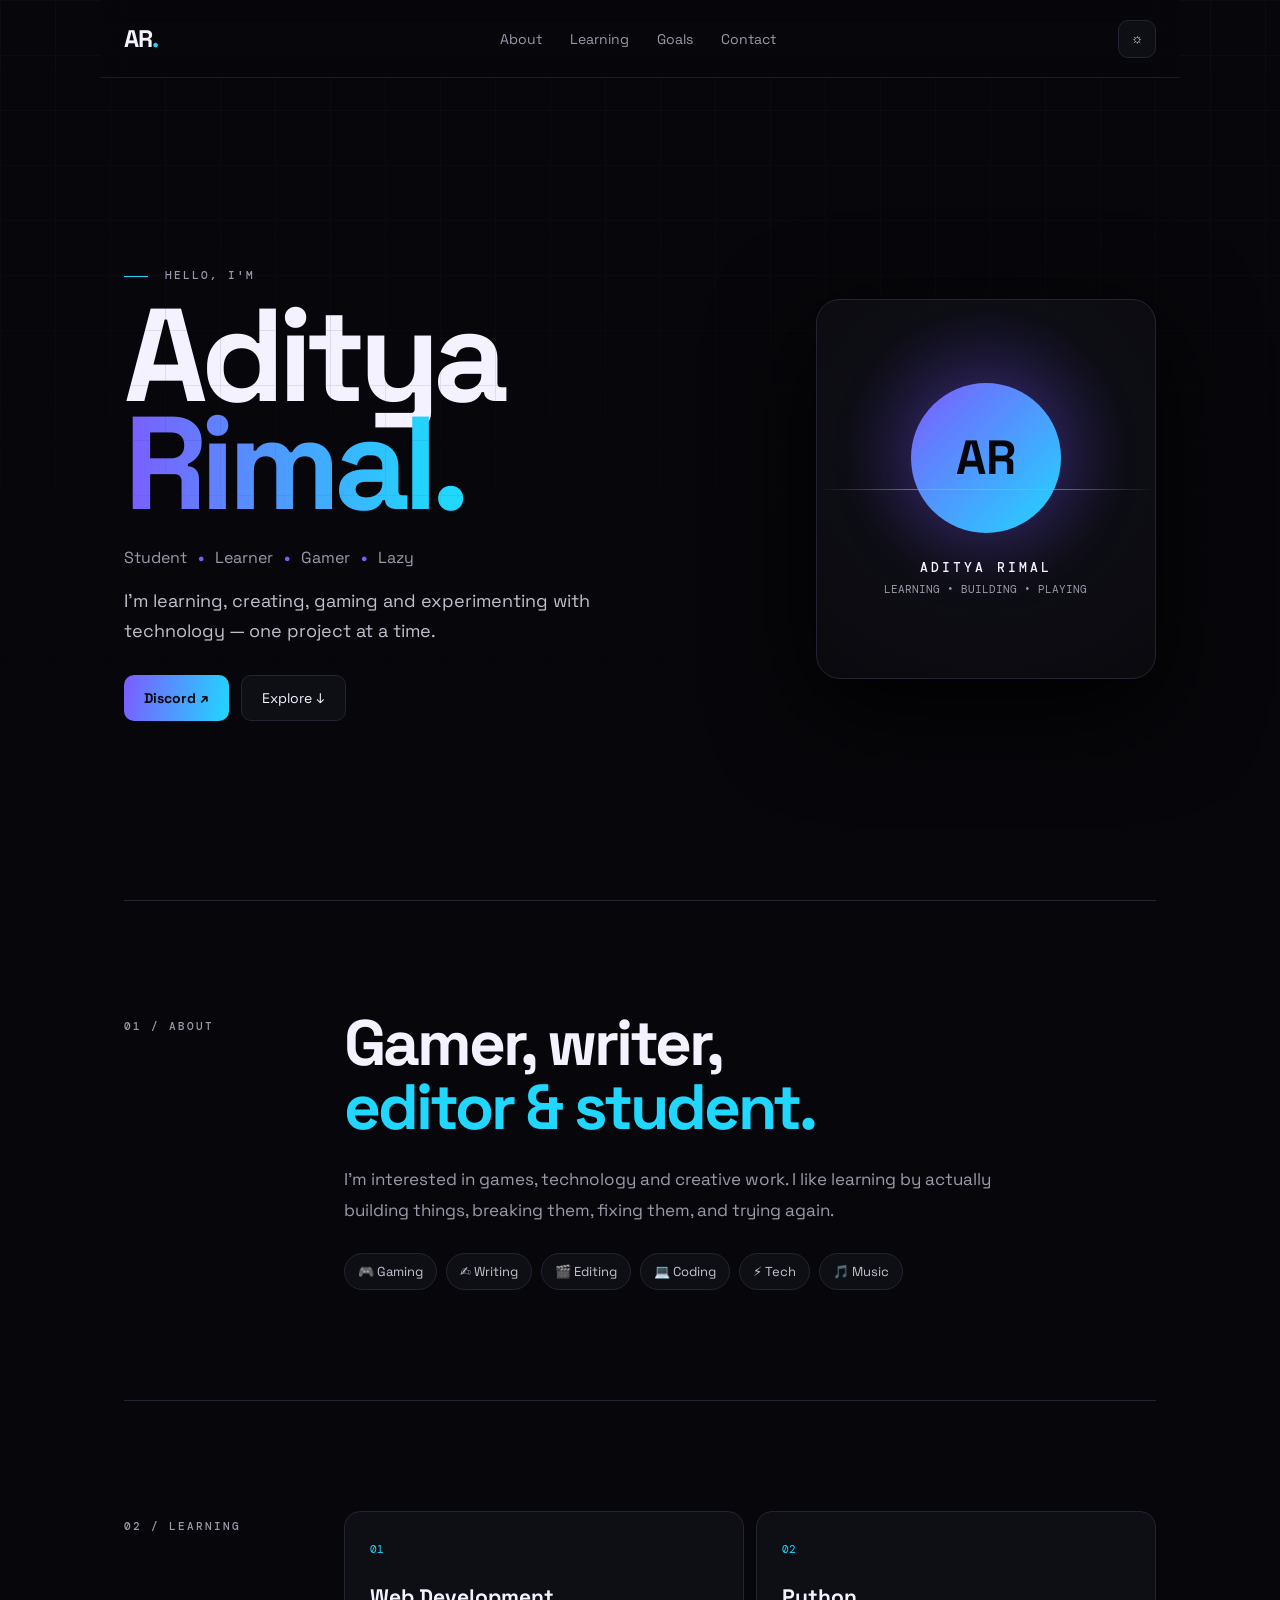
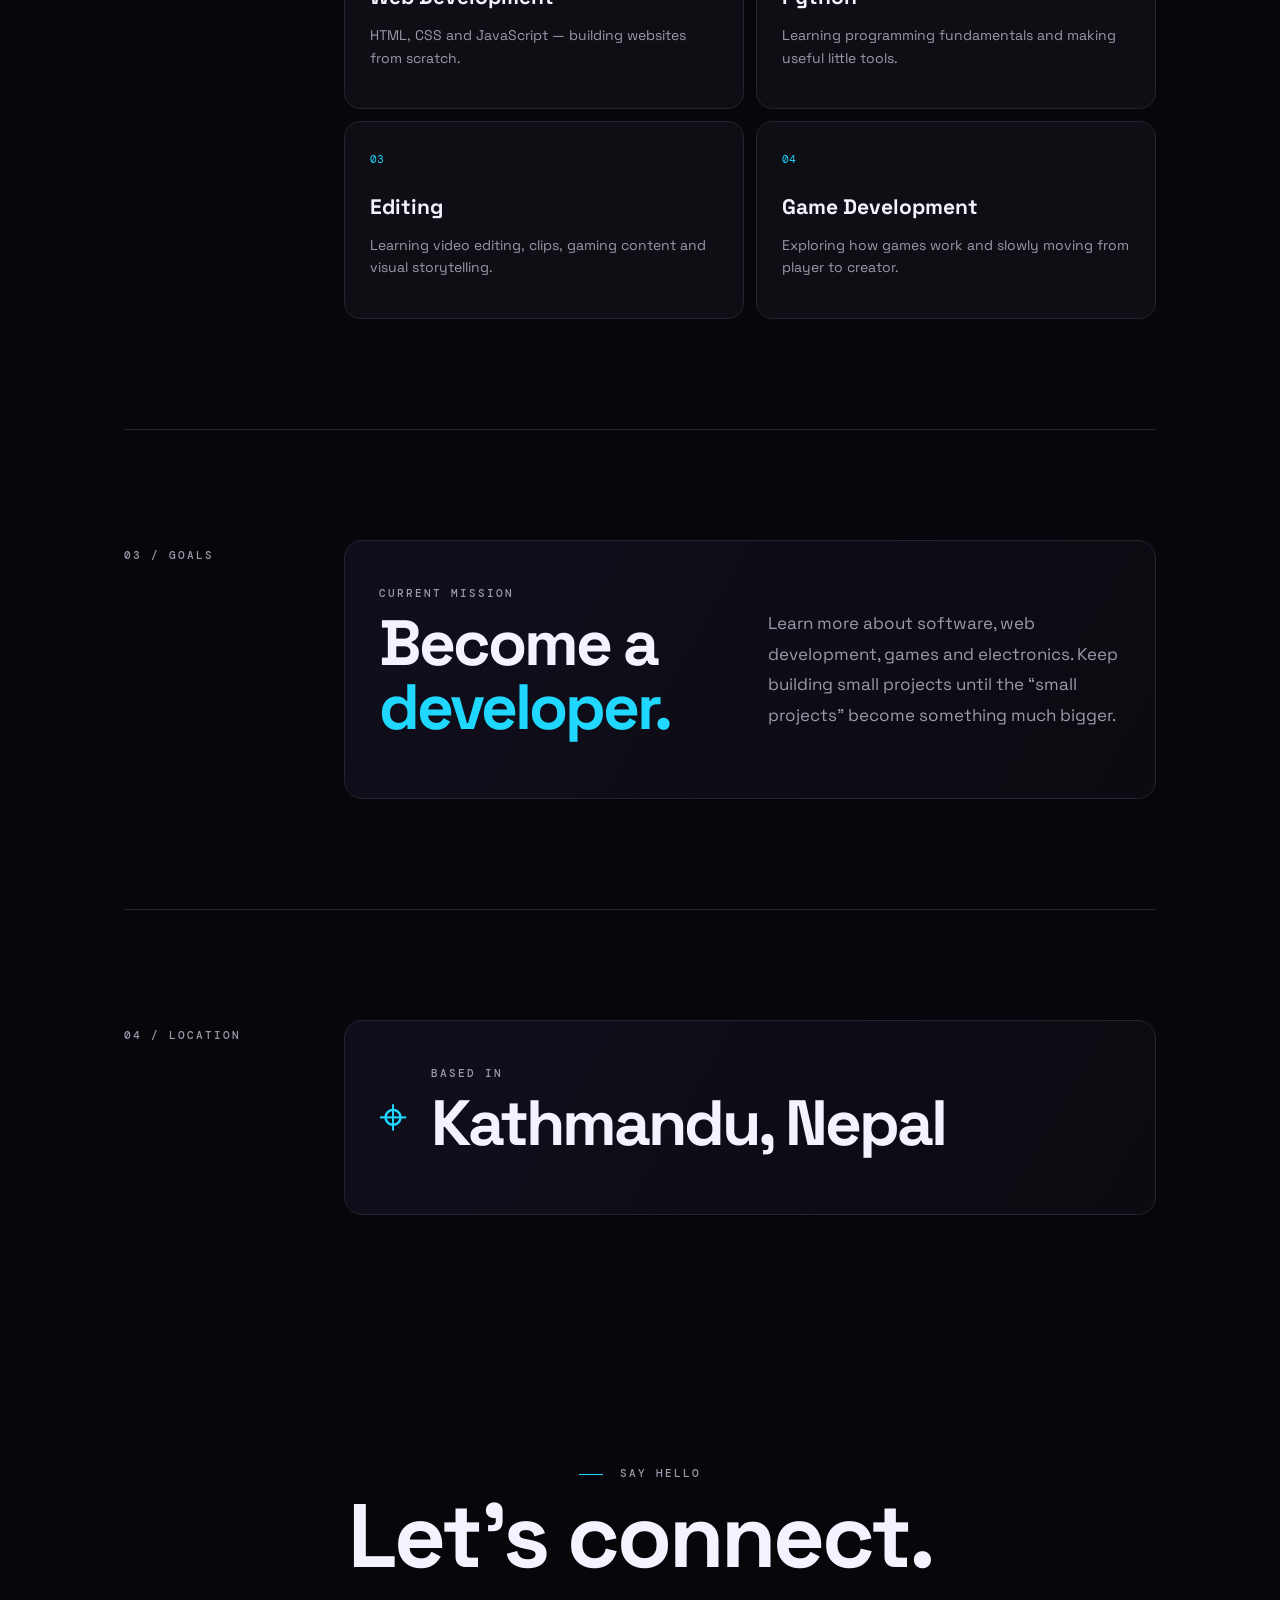
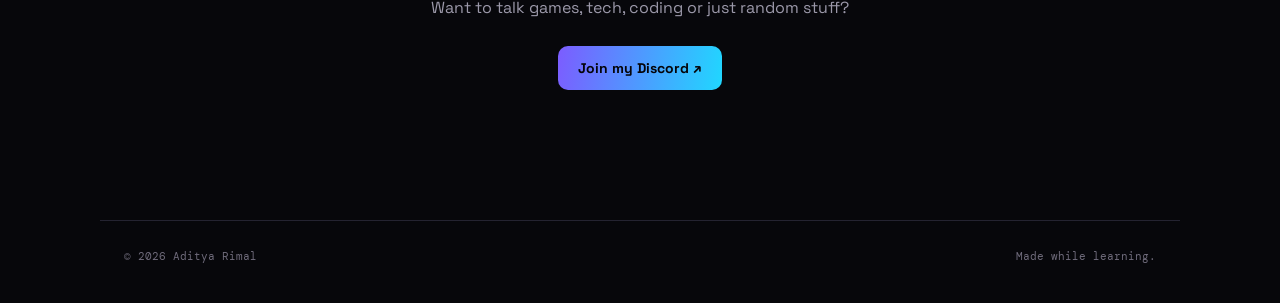
<file: index.html>
<!doctype html>
<html lang="en">
<head>
  <meta charset="utf-8">
  <meta name="viewport" content="width=device-width,initial-scale=1">
  <meta name="description" content="Aditya Rimal — student, learner, gamer and creator.">
  <title>Aditya Rimal — Student • Learner • Gamer</title>
  <link rel="stylesheet" href="style.css">
</head>
<body>
  <div class="bg-grid"></div>
  <header class="nav">
    <a class="brand" href="#home">AR<span>.</span></a>
    <nav class="nav-links" aria-label="Main navigation">
      <a href="#about">About</a>
      <a href="#learning">Learning</a>
      <a href="#goals">Goals</a>
      <a href="#contact">Contact</a>
    </nav>
    <button class="theme-btn" id="theme" aria-label="Toggle theme">☼</button>
  </header>

  <main>
    <section class="hero reveal" id="home">
      <div class="hero-copy">
        <p class="eyebrow"><span></span> HELLO, I'M</p>
        <h1>Aditya<br><strong>Rimal</strong><i>.</i></h1>
        <p class="tagline">Student <b>•</b> Learner <b>•</b> Gamer <b>•</b> Lazy</p>
        <p class="intro">I’m learning, creating, gaming and experimenting with technology — one project at a time.</p>
        <div class="buttons">
          <a class="btn primary" href="https://discord.gg/s4zB5gnCB" target="_blank" rel="noopener">Discord ↗</a>
          <a class="btn ghost" href="#about">Explore ↓</a>
        </div>
      </div>
      <div class="hero-card" aria-label="Aditya Rimal">
        <div class="scan"></div>
        <div class="avatar">AR</div>
        <p>ADITYA RIMAL</p>
        <small>LEARNING • BUILDING • PLAYING</small>
      </div>
    </section>

    <section class="section reveal" id="about">
      <div class="section-label">01 / ABOUT</div>
      <div class="content">
        <h2>Gamer, writer,<br><em>editor & student.</em></h2>
        <p>I’m interested in games, technology and creative work. I like learning by actually building things, breaking them, fixing them, and trying again.</p>
        <div class="chips">
          <span>🎮 Gaming</span><span>✍️ Writing</span><span>🎬 Editing</span><span>💻 Coding</span><span>⚡ Tech</span><span>🎵 Music</span>
        </div>
      </div>
    </section>

    <section class="section reveal" id="learning">
      <div class="section-label">02 / LEARNING</div>
      <div class="content grid">
        <article class="card"><span>01</span><h3>Web Development</h3><p>HTML, CSS and JavaScript — building websites from scratch.</p></article>
        <article class="card"><span>02</span><h3>Python</h3><p>Learning programming fundamentals and making useful little tools.</p></article>
        <article class="card"><span>03</span><h3>Editing</h3><p>Learning video editing, clips, gaming content and visual storytelling.</p></article>
        <article class="card"><span>04</span><h3>Game Development</h3><p>Exploring how games work and slowly moving from player to creator.</p></article>
      </div>
    </section>

    <section class="section reveal" id="goals">
      <div class="section-label">03 / GOALS</div>
      <div class="content goal-box">
        <div><p class="mini">CURRENT MISSION</p><h2>Become a <em>developer.</em></h2></div>
        <p>Learn more about software, web development, games and electronics. Keep building small projects until the “small projects” become something much bigger.</p>
      </div>
    </section>

    <section class="section reveal" id="location">
      <div class="section-label">04 / LOCATION</div>
      <div class="content location-box">
        <div class="pin">⌖</div>
        <div><p class="mini">BASED IN</p><h2>Kathmandu, Nepal</h2></div>
      </div>
    </section>

    <section class="contact reveal" id="contact">
      <p class="eyebrow"><span></span> SAY HELLO</p>
      <h2>Let's connect.</h2>
      <p>Want to talk games, tech, coding or just random stuff?</p>
      <a class="btn primary" href="https://discord.gg/s4zB5gnCB" target="_blank" rel="noopener">Join my Discord ↗</a>
    </section>
  </main>

  <footer><span>© <span id="year"></span> Aditya Rimal</span><span>Made while learning.</span></footer>
  <script src="script.js"></script>
</body>
</html>
</file>
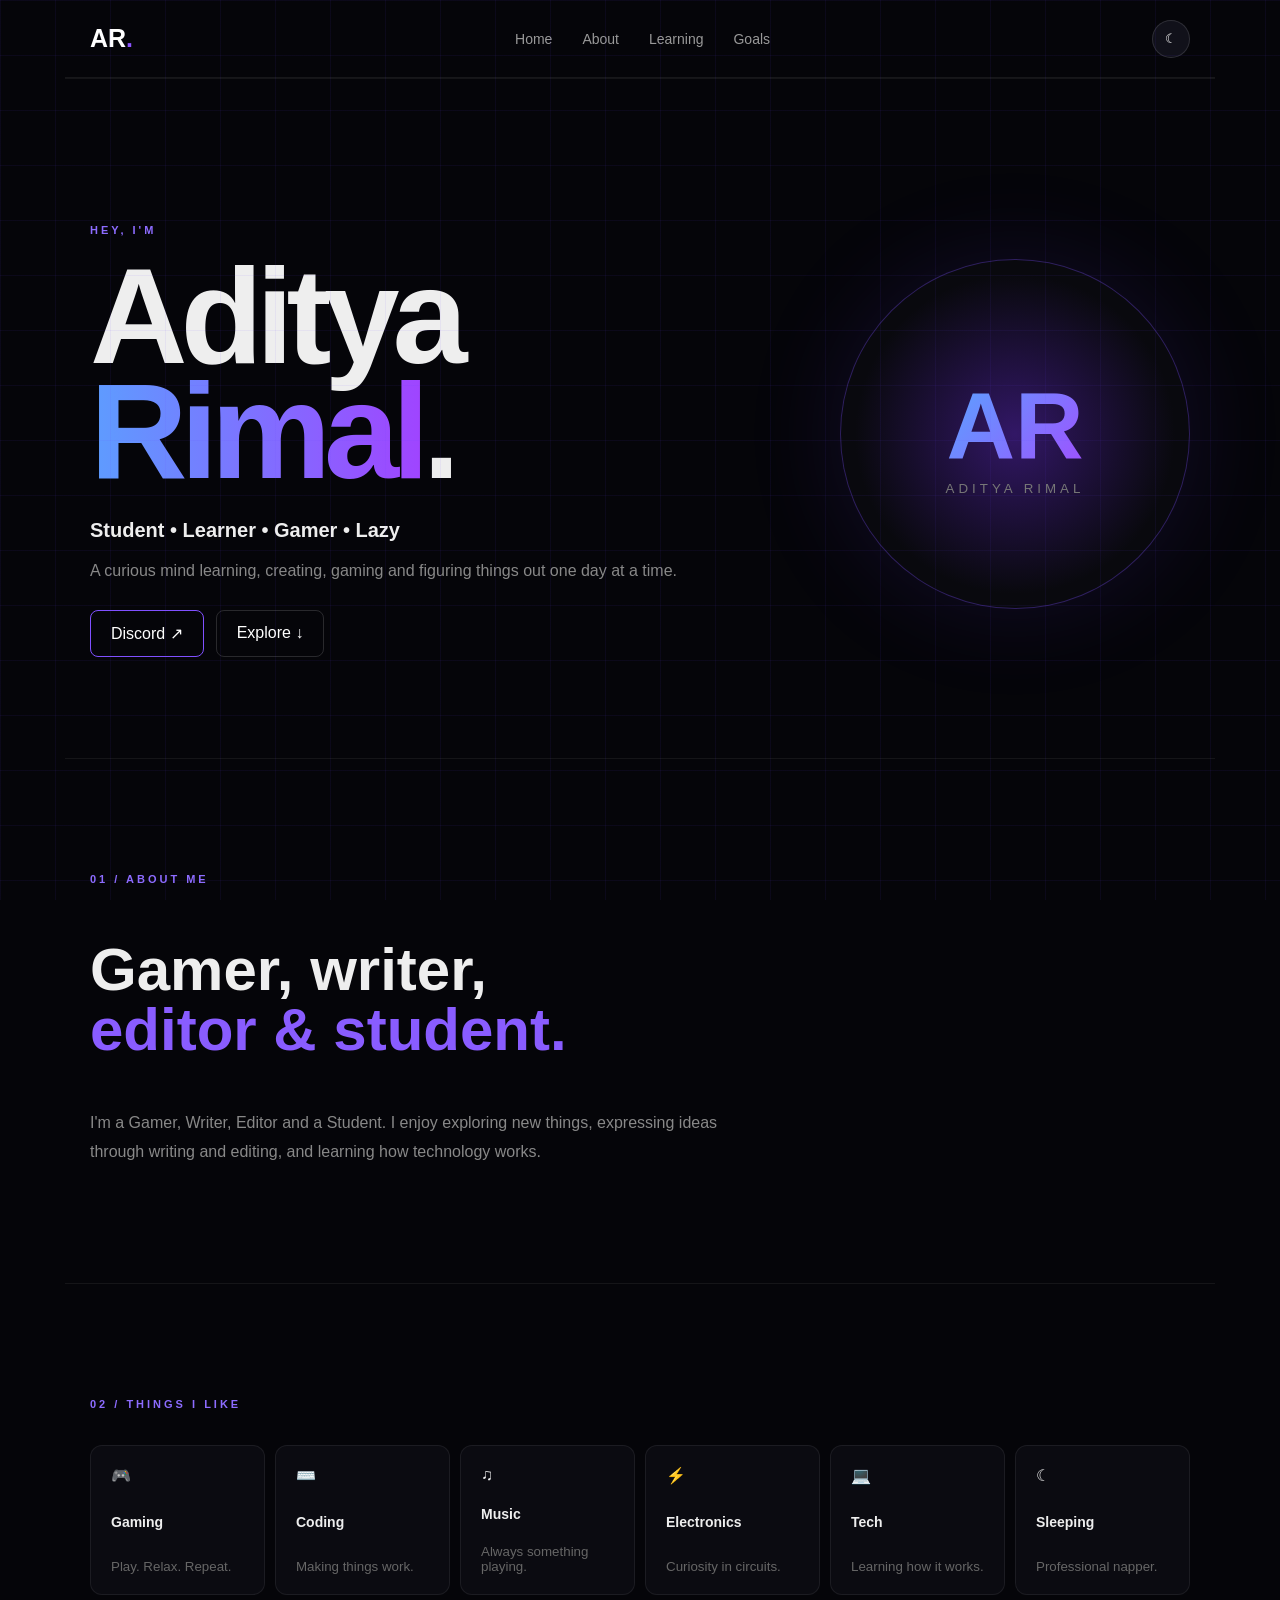
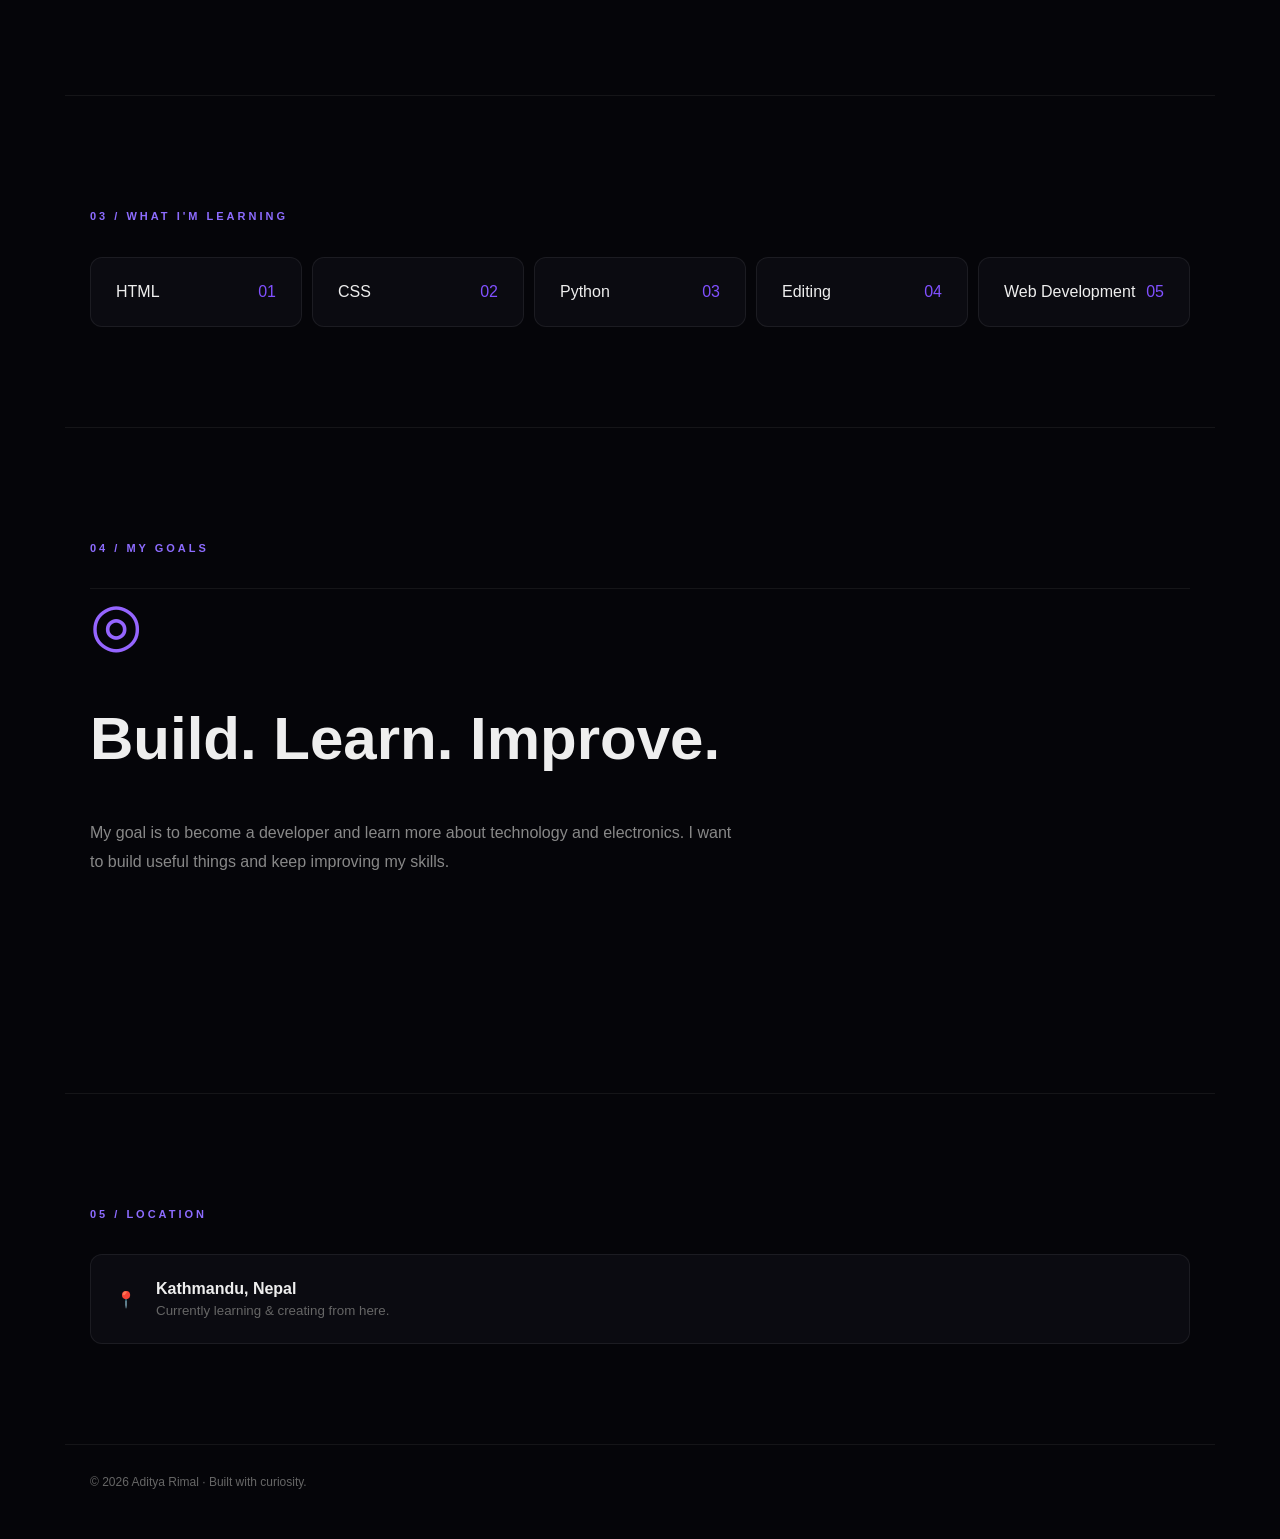
<file: aditya-rimal-portfolio/aditya-portfolio/index.html>
<!DOCTYPE html>
<html lang="en">
<head>
  <meta charset="UTF-8">
  <meta name="viewport" content="width=device-width, initial-scale=1.0">
  <title>Aditya Rimal</title>
  <link rel="stylesheet" href="style.css">
</head>

<body>

<nav>
  <a href="#home" class="logo">AR<span>.</span></a>

  <div class="nav-links">
    <a href="#home">Home</a>
    <a href="#about">About</a>
    <a href="#learning">Learning</a>
    <a href="#goals">Goals</a>
  </div>

  <button id="theme">☾</button>
</nav>

<section id="home" class="hero">
  <div>
    <p class="small">HEY, I'M</p>

    <h1>Aditya<br><span>Rimal</span>.</h1>

    <h2>Student • Learner • Gamer • Lazy</h2>

    <p class="intro">
      A curious mind learning, creating, gaming and figuring things
      out one day at a time.
    </p>

    <div class="buttons">
      <a href="https://discord.gg/s4zB5gnCB" target="_blank" class="primary">
        Discord ↗
      </a>

      <a href="#about">Explore ↓</a>
    </div>
  </div>

  <div class="orb">
    <strong>AR</strong>
    <small>ADITYA RIMAL</small>
  </div>
</section>

<section id="about">
  <p class="label">01 / ABOUT ME</p>

  <div>
    <h2>Gamer, writer,<br><span>editor & student.</span></h2>

    <p>
      I'm a Gamer, Writer, Editor and a Student. I enjoy exploring
      new things, expressing ideas through writing and editing,
      and learning how technology works.
    </p>
  </div>
</section>

<section>
  <p class="label">02 / THINGS I LIKE</p>

  <div class="cards">
    <div>🎮<b>Gaming</b><small>Play. Relax. Repeat.</small></div>
    <div>⌨️<b>Coding</b><small>Making things work.</small></div>
    <div>♫<b>Music</b><small>Always something playing.</small></div>
    <div>⚡<b>Electronics</b><small>Curiosity in circuits.</small></div>
    <div>💻<b>Tech</b><small>Learning how it works.</small></div>
    <div>☾<b>Sleeping</b><small>Professional napper.</small></div>
  </div>
</section>

<section id="learning">
  <p class="label">03 / WHAT I'M LEARNING</p>

  <div class="skills">
    <div>HTML <span>01</span></div>
    <div>CSS <span>02</span></div>
    <div>Python <span>03</span></div>
    <div>Editing <span>04</span></div>
    <div>Web Development <span>05</span></div>
  </div>
</section>

<section id="goals">
  <p class="label">04 / MY GOALS</p>

  <div class="goal">
    <div class="target">◎</div>

    <div>
      <h2>Build. Learn. Improve.</h2>

      <p>
        My goal is to become a developer and learn more about
        technology and electronics. I want to build useful things
        and keep improving my skills.
      </p>
    </div>
  </div>
</section>

<section>
  <p class="label">05 / LOCATION</p>

  <div class="location">
    📍
    <div>
      <b>Kathmandu, Nepal</b>
      <small>Currently learning & creating from here.</small>
    </div>
  </div>
</section>

<footer>
  © 2026 Aditya Rimal · Built with curiosity.
</footer>

<script src="script.js"></script>
</body>
</html>
</file>
<file: style.css>
@import url('https://fonts.googleapis.com/css2?family=DM+Mono:wght@400;500&family=Space+Grotesk:wght@400;500;600;700&display=swap');
:root{--bg:#07070b;--panel:#0e0e15;--text:#f4f2ff;--muted:#9c99aa;--line:#242331;--a:#7c5cff;--b:#20d7ff;--max:1080px}
*{box-sizing:border-box}html{scroll-behavior:smooth}body{margin:0;background:var(--bg);color:var(--text);font-family:'Space Grotesk',system-ui,sans-serif;overflow-x:hidden}
a{color:inherit;text-decoration:none}.bg-grid{position:fixed;inset:0;pointer-events:none;opacity:.22;background-image:linear-gradient(var(--line) 1px,transparent 1px),linear-gradient(90deg,var(--line) 1px,transparent 1px);background-size:55px 55px;mask-image:linear-gradient(to bottom,black,transparent 75%)}
.nav{height:78px;max-width:var(--max);margin:auto;padding:0 24px;display:flex;align-items:center;justify-content:space-between;position:sticky;top:0;z-index:10;background:color-mix(in srgb,var(--bg) 82%,transparent);backdrop-filter:blur(14px);border-bottom:1px solid color-mix(in srgb,var(--line) 70%,transparent)}
.brand{font-size:24px;font-weight:700;letter-spacing:-1px}.brand span,h1 i,em{color:var(--b);font-style:normal}.nav-links{display:flex;gap:28px;color:var(--muted);font-size:14px}.nav-links a:hover{color:var(--text)}.theme-btn{border:1px solid var(--line);background:var(--panel);color:var(--text);width:38px;height:38px;border-radius:10px;cursor:pointer}
main{max-width:var(--max);margin:auto;padding:0 24px}.hero{min-height:calc(100vh - 78px);display:grid;grid-template-columns:1.3fr .7fr;gap:60px;align-items:center;padding:80px 0}.eyebrow,.mini,.section-label{font:500 11px 'DM Mono',monospace;letter-spacing:2px;color:var(--muted)}.eyebrow span{display:inline-block;width:24px;height:1px;background:var(--b);vertical-align:middle;margin-right:8px}
h1{font-size:clamp(68px,11vw,132px);line-height:.82;letter-spacing:-7px;margin:20px 0 28px}h1 strong{background:linear-gradient(90deg,var(--a),var(--b));-webkit-background-clip:text;color:transparent}.tagline{font-size:16px;color:var(--muted)}.tagline b{color:var(--a);margin:0 7px}.intro{max-width:560px;color:#c2bfcc;font-size:18px;line-height:1.7}.buttons{display:flex;gap:12px;margin-top:28px}.btn{display:inline-flex;align-items:center;justify-content:center;padding:13px 20px;border:1px solid var(--line);border-radius:10px;font-size:14px;transition:.2s}.btn:hover{transform:translateY(-2px);border-color:#4a465d}.btn.primary{border:0;background:linear-gradient(100deg,var(--a),var(--b));color:#05050a;font-weight:700}.btn.ghost{background:var(--panel)}
.hero-card{height:380px;border:1px solid var(--line);border-radius:24px;background:radial-gradient(circle at 50% 38%,#211b48 0,#0e0e15 48%,#09090e 100%);display:flex;flex-direction:column;align-items:center;justify-content:center;position:relative;overflow:hidden;box-shadow:0 30px 100px #000}.avatar{width:150px;height:150px;border-radius:50%;display:grid;place-items:center;font-size:48px;font-weight:700;background:linear-gradient(135deg,var(--a),var(--b));color:#07070b;box-shadow:0 0 80px #7c5cff55}.hero-card p{font:500 13px 'DM Mono',monospace;letter-spacing:3px;margin:26px 0 6px}.hero-card small{color:var(--muted);font:11px 'DM Mono',monospace}.scan{position:absolute;width:100%;height:1px;background:linear-gradient(90deg,transparent,var(--b),transparent);animation:scan 4s linear infinite}@keyframes scan{0%{top:-5%}100%{top:105%}}
.section{display:grid;grid-template-columns:180px 1fr;gap:40px;padding:110px 0;border-top:1px solid var(--line)}.section-label{padding-top:8px}.content h2,.contact h2{font-size:clamp(36px,5vw,64px);line-height:1;letter-spacing:-3px;margin:0 0 25px}.content>p{color:var(--muted);font-size:17px;line-height:1.8;max-width:700px}.chips{display:flex;flex-wrap:wrap;gap:9px;margin-top:28px}.chips span{padding:9px 13px;background:var(--panel);border:1px solid var(--line);border-radius:99px;color:#c7c3d2;font-size:13px}
.grid{display:grid;grid-template-columns:1fr 1fr;gap:12px}.card{padding:25px;background:var(--panel);border:1px solid var(--line);border-radius:16px;transition:.25s}.card:hover{transform:translateY(-4px);border-color:#46415b}.card span{font:11px 'DM Mono',monospace;color:var(--b)}.card h3{font-size:21px;margin:25px 0 10px}.card p{color:var(--muted);line-height:1.6;font-size:14px}.goal-box,.location-box{padding:34px;border:1px solid var(--line);border-radius:18px;background:linear-gradient(120deg,#100e1c,#0b0b11)}.goal-box{display:grid;grid-template-columns:1fr 1fr;gap:35px}.goal-box>p{align-self:center}.location-box{display:flex;align-items:center;gap:24px}.pin{font-size:50px;color:var(--b)}
.contact{text-align:center;padding:130px 0}.contact h2{font-size:clamp(50px,8vw,90px);margin-bottom:14px}.contact>p:not(.eyebrow){color:var(--muted);margin-bottom:28px}footer{max-width:var(--max);margin:auto;padding:28px 24px 40px;border-top:1px solid var(--line);display:flex;justify-content:space-between;color:#6f6b7b;font:11px 'DM Mono',monospace}
.reveal{opacity:0;transform:translateY(20px);transition:opacity .7s ease,transform .7s ease}.reveal.visible{opacity:1;transform:none}
.light{--bg:#f5f6fa;--panel:#fff;--text:#11111a;--muted:#666575;--line:#dddde7}.light .hero-card{box-shadow:0 25px 70px #7772}.light .bg-grid{opacity:.35}
@media(max-width:760px){.nav{padding:0 16px}.nav-links{display:none}main{padding:0 16px}.hero{grid-template-columns:1fr;padding:65px 0;gap:45px}.hero-card{height:300px}h1{letter-spacing:-4px}.section{grid-template-columns:1fr;gap:20px;padding:75px 0}.grid,.goal-box{grid-template-columns:1fr}.contact{padding:90px 0}footer{margin:0 16px;padding-left:0;padding-right:0;gap:20px;flex-direction:column}}
@media(prefers-reduced-motion:reduce){*,*::before,*::after{scroll-behavior:auto!important;animation:none!important;transition:none!important}}
</file>
<file: aditya-rimal-portfolio/aditya-portfolio/style.css>
* {
  box-sizing: border-box;
}

html {
  scroll-behavior: smooth;
}

body {
  margin: 0;
  background: #050509;
  color: #eee;
  font-family: Arial, sans-serif;
  overflow-x: hidden;
}

body::before {
  content: "";
  position: fixed;
  inset: 0;
  pointer-events: none;
  background:
    linear-gradient(#6d45ff12 1px, transparent 1px),
    linear-gradient(90deg, #6d45ff12 1px, transparent 1px);
  background-size: 55px 55px;
}

nav {
  height: 78px;
  max-width: 1150px;
  margin: auto;
  padding: 0 25px;
  display: flex;
  align-items: center;
  justify-content: space-between;
  border-bottom: 1px solid #ffffff12;
}

.logo {
  color: white;
  text-decoration: none;
  font-size: 25px;
  font-weight: bold;
}

.logo span {
  color: #8d55ff;
}

.nav-links {
  display: flex;
  gap: 30px;
}

.nav-links a {
  color: #999;
  text-decoration: none;
  font-size: 14px;
}

.nav-links a:hover {
  color: white;
}

button {
  background: #11111a;
  color: white;
  border: 1px solid #ffffff20;
  border-radius: 50%;
  width: 38px;
  height: 38px;
  cursor: pointer;
}

.hero {
  min-height: 680px;
  max-width: 1150px;
  margin: auto;
  padding: 80px 25px;
  display: flex;
  align-items: center;
  justify-content: space-between;
  gap: 50px;
}

.small,
.label {
  color: #8d6cff;
  font-size: 11px;
  font-weight: bold;
  letter-spacing: 3px;
}

h1 {
  font-size: clamp(70px, 11vw, 135px);
  line-height: .85;
  letter-spacing: -7px;
  margin: 20px 0 30px;
}

h1 span {
  background: linear-gradient(90deg, #5d9dff, #a044ff);
  color: transparent;
  background-clip: text;
}

.hero h2 {
  font-size: 20px;
}

.intro,
section p {
  color: #888;
  line-height: 1.8;
  max-width: 650px;
}

.buttons {
  display: flex;
  gap: 12px;
  margin-top: 25px;
}

.buttons a {
  color: white;
  text-decoration: none;
  border: 1px solid #ffffff25;
  padding: 13px 20px;
  border-radius: 8px;
}

.buttons .primary {
  border-color: #8050ff;
}

.orb {
  width: 350px;
  height: 350px;
  border-radius: 50%;
  display: flex;
  align-items: center;
  justify-content: center;
  flex-direction: column;
  background: radial-gradient(circle, #321766, #09090e 65%);
  border: 1px solid #794cff55;
  box-shadow: 0 0 100px #713cff20;
}

.orb strong {
  font-size: 95px;
  background: linear-gradient(130deg, #55a8ff, #a34cff);
  color: transparent;
  background-clip: text;
}

.orb small {
  color: #777;
  letter-spacing: 4px;
}

section {
  max-width: 1150px;
  margin: auto;
  padding: 100px 25px;
  border-top: 1px solid #ffffff10;
}

section > div {
  margin-top: 30px;
}

section h2 {
  font-size: clamp(35px, 5vw, 60px);
  line-height: 1;
}

section h2 span {
  color: #895cff;
}

.cards {
  display: grid;
  grid-template-columns: repeat(6, 1fr);
  gap: 10px;
}

.cards div {
  min-height: 150px;
  padding: 20px;
  background: #0b0b11;
  border: 1px solid #ffffff12;
  border-radius: 12px;
  display: flex;
  flex-direction: column;
  justify-content: space-between;
  transition: .25s;
}

.cards div:hover,
.skills div:hover {
  transform: translateY(-6px);
  border-color: #8050ff88;
}

.cards b {
  font-size: 14px;
}

.cards small {
  color: #666;
}

.skills {
  display: grid;
  grid-template-columns: repeat(5, 1fr);
  gap: 10px;
}

.skills div {
  padding: 25px;
  background: #0b0b11;
  border: 1px solid #ffffff12;
  border-radius: 12px;
  display: flex;
  justify-content: space-between;
  transition: .25s;
}

.skills span {
  color: #8050ff;
}

.goal {
  display: block;
}

.goal {
  padding-bottom: 100px;
}

.goalbox,
.goal {
  border-top: 1px solid #ffffff10;
}

.goal {
  border-top: 1px solid #ffffff10;
}

.goal .target {
  color: #9565ff;
  font-size: 60px;
}

.location {
  padding: 25px;
  background: #0b0b11;
  border: 1px solid #ffffff12;
  border-radius: 12px;
  display: flex;
  gap: 20px;
  align-items: center;
}

.location small {
  display: block;
  color: #666;
  margin-top: 5px;
}

footer {
  max-width: 1150px;
  margin: auto;
  padding: 30px 25px 50px;
  border-top: 1px solid #ffffff10;
  color: #666;
  font-size: 12px;
}

@media (max-width: 800px) {
  .nav-links {
    display: none;
  }

  .hero {
    flex-direction: column;
    align-items: flex-start;
  }

  .orb {
    width: 260px;
    height: 260px;
    align-self: center;
  }

  .orb strong {
    font-size: 70px;
  }

  .cards {
    grid-template-columns: repeat(2, 1fr);
  }

  .skills {
    grid-template-columns: repeat(2, 1fr);
  }
}
</file>
